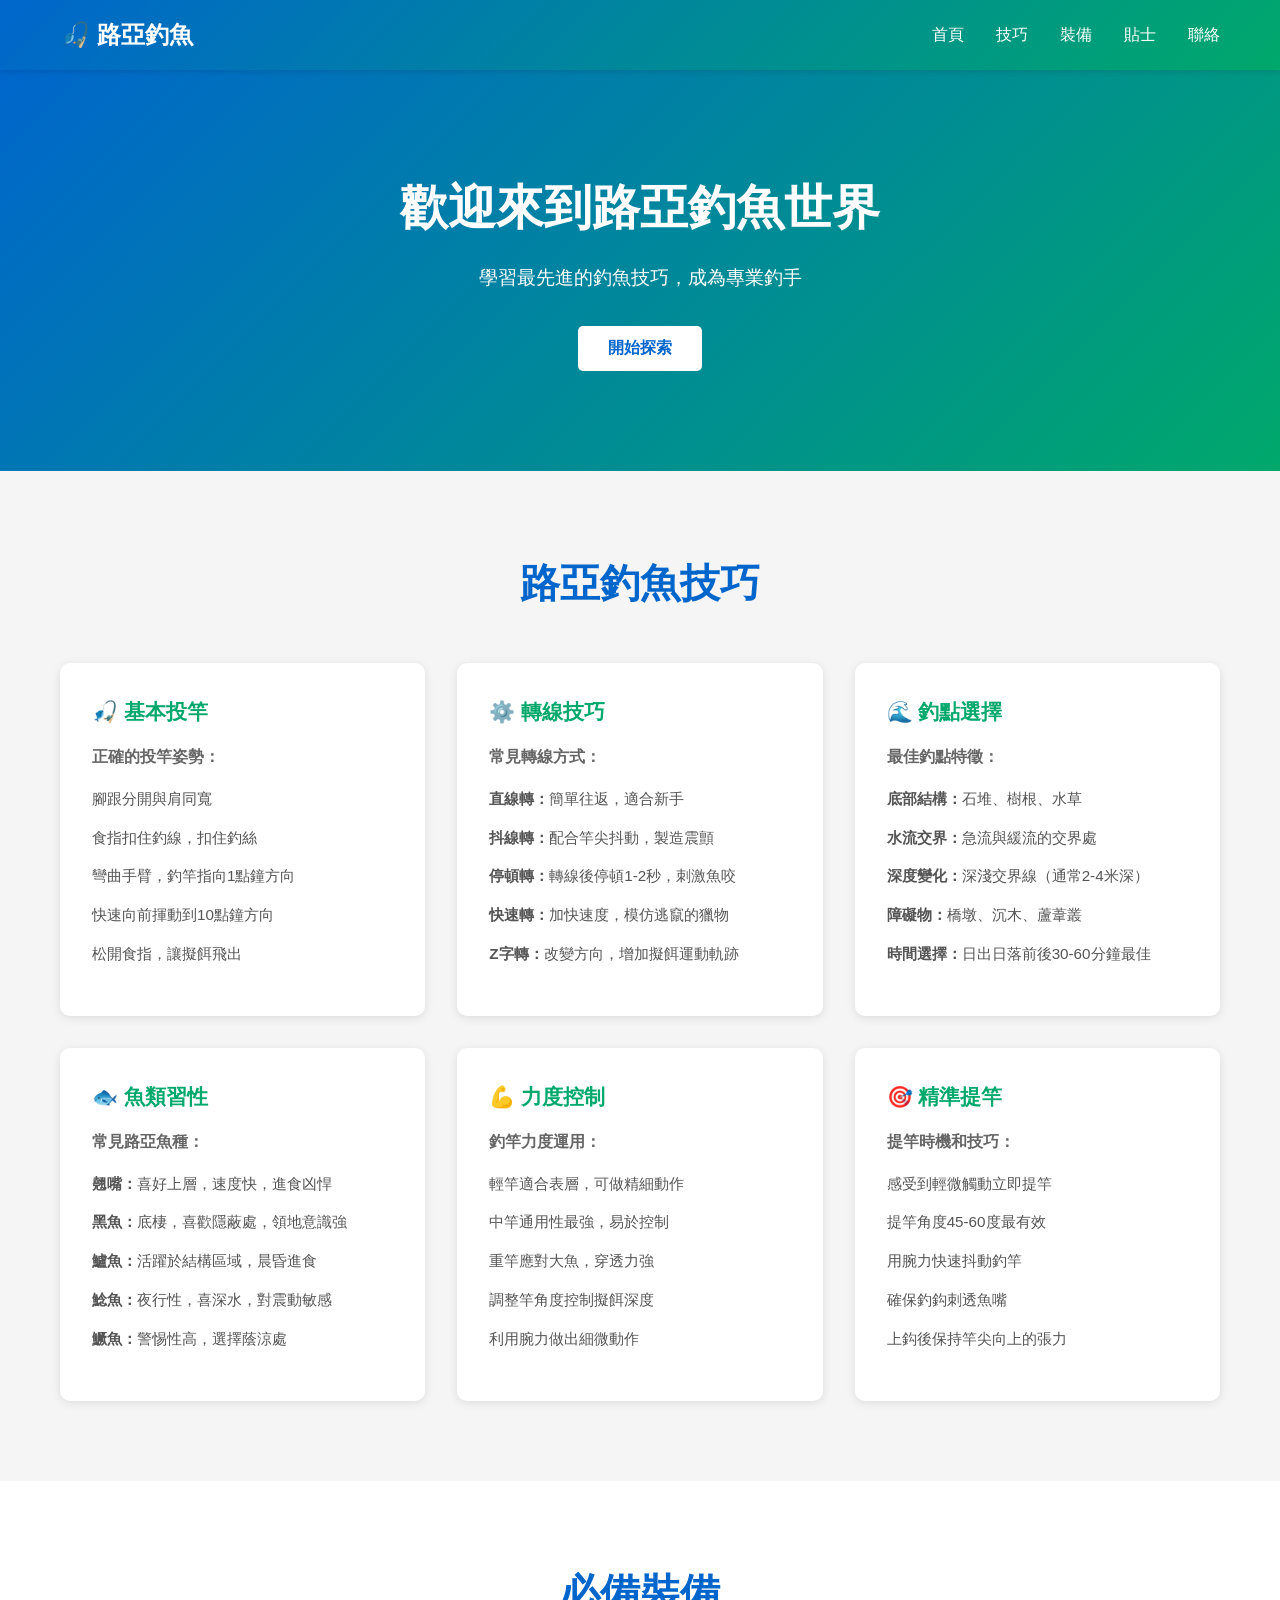
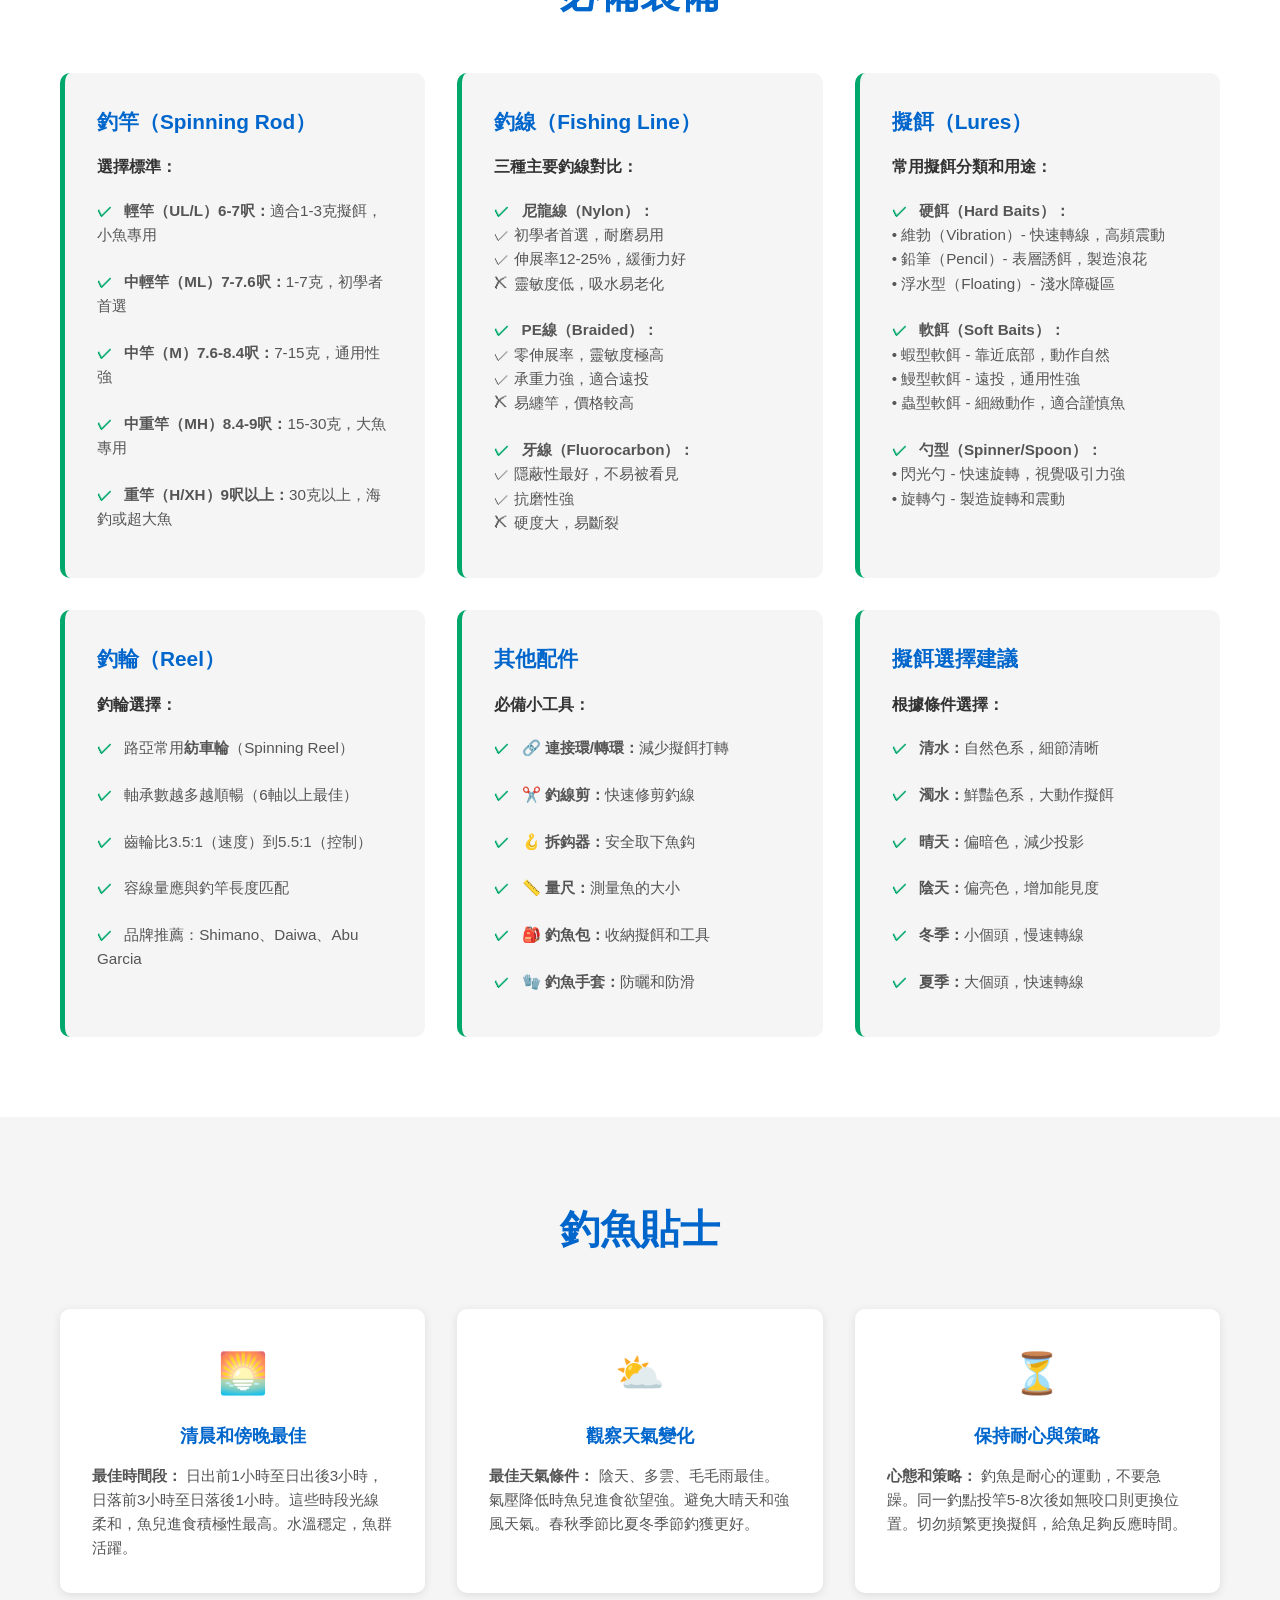
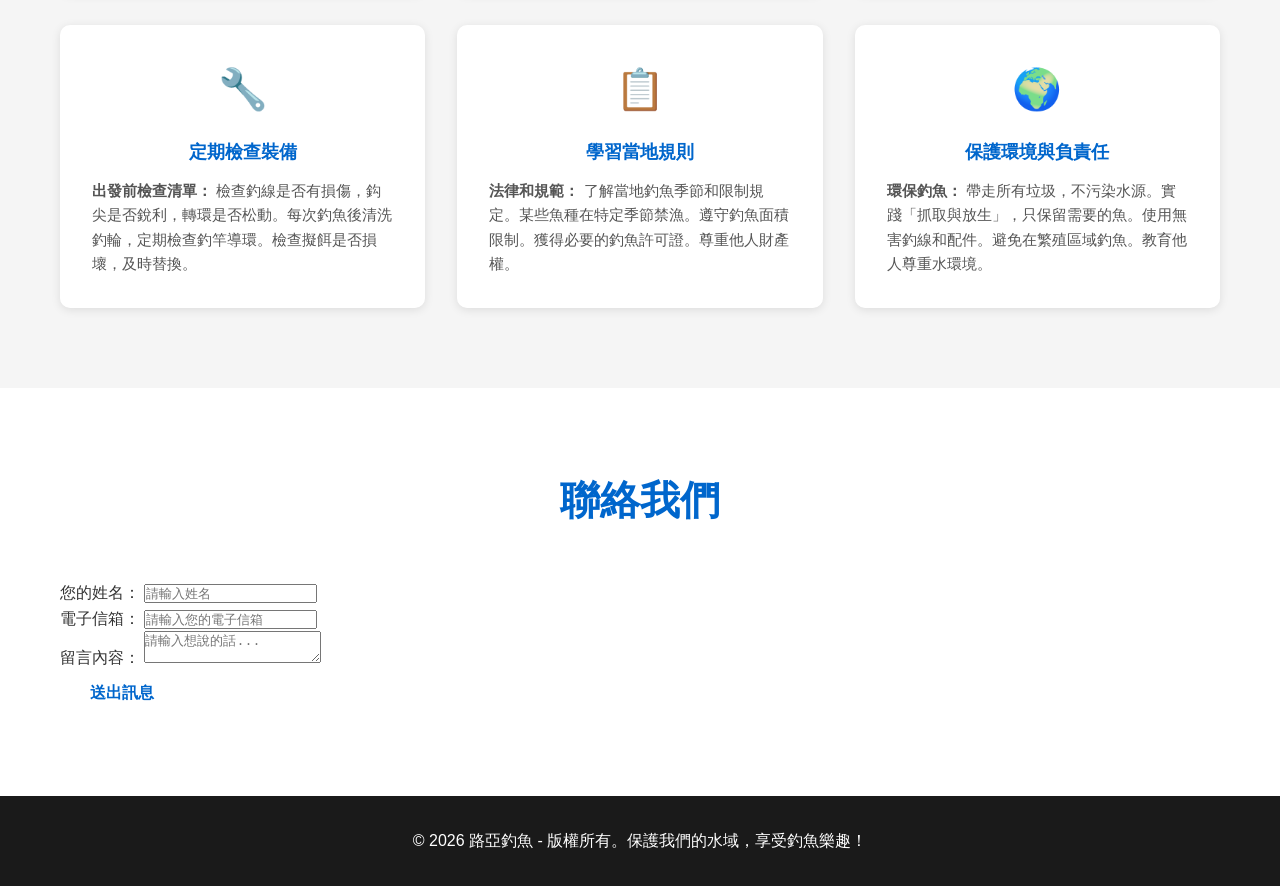
<file: index.html>
<!DOCTYPE html>
<html lang="zh-TW">
<head>
    <meta charset="UTF-8">
    <meta name="viewport" content="width=device-width, initial-scale=1.0">
    <title>路亞釣魚 - 專業釣魚指南</title>
    <link rel="stylesheet" href="style.css">
</head>
<body>
    <!-- 導航欄 -->
    <nav class="navbar">
        <div class="container">
            <div class="logo">🎣 路亞釣魚</div>
            <ul class="nav-links">
                <li><a href="#home">首頁</a></li>
                <li><a href="#techniques">技巧</a></li>
                <li><a href="#equipment">裝備</a></li>
                <li><a href="#tips">貼士</a></li>
                <li><a href="#contact">聯絡</a></li>
            </ul>
        </div>
    </nav>

    <!-- 首頁 -->
    <section id="home" class="hero">
        <div class="hero-content">
            <h1>歡迎來到路亞釣魚世界</h1>
            <p>學習最先進的釣魚技巧，成為專業釣手</p>
            <button class="btn" onclick="document.getElementById('techniques').scrollIntoView({behavior: 'smooth'})">開始探索</button>
        </div>
    </section>

    <!-- 技巧部分 -->
    <section id="techniques" class="techniques">
        <div class="container">
            <h2>路亞釣魚技巧</h2>
            <div class="technique-grid">
                <div class="card">
                    <h3>🎣 基本投竿</h3>
                    <p><strong>正確的投竿姿勢：</strong></p>
                    <ul style="text-align: left; margin: 10px 0;">
                        <li>腳跟分開與肩同寬</li>
                        <li>食指扣住釣線，扣住釣絲</li>
                        <li>彎曲手臂，釣竿指向1點鐘方向</li>
                        <li>快速向前揮動到10點鐘方向</li>
                        <li>松開食指，讓擬餌飛出</li>
                    </ul>
                </div>
                <div class="card">
                    <h3>⚙️ 轉線技巧</h3>
                    <p><strong>常見轉線方式：</strong></p>
                    <ul style="text-align: left; margin: 10px 0;">
                        <li><strong>直線轉：</strong>簡單往返，適合新手</li>
                        <li><strong>抖線轉：</strong>配合竿尖抖動，製造震顫</li>
                        <li><strong>停頓轉：</strong>轉線後停頓1-2秒，刺激魚咬</li>
                        <li><strong>快速轉：</strong>加快速度，模仿逃竄的獵物</li>
                        <li><strong>Z字轉：</strong>改變方向，增加擬餌運動軌跡</li>
                    </ul>
                </div>
                <div class="card">
                    <h3>🌊 釣點選擇</h3>
                    <p><strong>最佳釣點特徵：</strong></p>
                    <ul style="text-align: left; margin: 10px 0;">
                        <li><strong>底部結構：</strong>石堆、樹根、水草</li>
                        <li><strong>水流交界：</strong>急流與緩流的交界處</li>
                        <li><strong>深度變化：</strong>深淺交界線（通常2-4米深）</li>
                        <li><strong>障礙物：</strong>橋墩、沉木、蘆葦叢</li>
                        <li><strong>時間選擇：</strong>日出日落前後30-60分鐘最佳</li>
                    </ul>
                </div>
                <div class="card">
                    <h3>🐟 魚類習性</h3>
                    <p><strong>常見路亞魚種：</strong></p>
                    <ul style="text-align: left; margin: 10px 0;">
                        <li><strong>翹嘴：</strong>喜好上層，速度快，進食凶悍</li>
                        <li><strong>黑魚：</strong>底棲，喜歡隱蔽處，領地意識強</li>
                        <li><strong>鱸魚：</strong>活躍於結構區域，晨昏進食</li>
                        <li><strong>鯰魚：</strong>夜行性，喜深水，對震動敏感</li>
                        <li><strong>鱖魚：</strong>警惕性高，選擇蔭涼處</li>
                    </ul>
                </div>
                <div class="card">
                    <h3>💪 力度控制</h3>
                    <p><strong>釣竿力度運用：</strong></p>
                    <ul style="text-align: left; margin: 10px 0;">
                        <li>輕竿適合表層，可做精細動作</li>
                        <li>中竿通用性最強，易於控制</li>
                        <li>重竿應對大魚，穿透力強</li>
                        <li>調整竿角度控制擬餌深度</li>
                        <li>利用腕力做出細微動作</li>
                    </ul>
                </div>
                <div class="card">
                    <h3>🎯 精準提竿</h3>
                    <p><strong>提竿時機和技巧：</strong></p>
                    <ul style="text-align: left; margin: 10px 0;">
                        <li>感受到輕微觸動立即提竿</li>
                        <li>提竿角度45-60度最有效</li>
                        <li>用腕力快速抖動釣竿</li>
                        <li>確保釣鈎刺透魚嘴</li>
                        <li>上鈎後保持竿尖向上的張力</li>
                    </ul>
                </div>
            </div>
        </div>
    </section>

    <!-- 裝備部分 -->
    <section id="equipment" class="equipment">
        <div class="container">
            <h2>必備裝備</h2>
            <div class="equipment-list">
                <div class="equipment-item">
                    <h3>釣竿（Spinning Rod）</h3>
                    <p><strong>選擇標準：</strong></p>
                    <ul>
                        <li><strong>輕竿（UL/L）6-7呎：</strong>適合1-3克擬餌，小魚專用</li>
                        <li><strong>中輕竿（ML）7-7.6呎：</strong>1-7克，初學者首選</li>
                        <li><strong>中竿（M）7.6-8.4呎：</strong>7-15克，通用性強</li>
                        <li><strong>中重竿（MH）8.4-9呎：</strong>15-30克，大魚專用</li>
                        <li><strong>重竿（H/XH）9呎以上：</strong>30克以上，海釣或超大魚</li>
                    </ul>
                </div>
                <div class="equipment-item">
                    <h3>釣線（Fishing Line）</h3>
                    <p><strong>三種主要釣線對比：</strong></p>
                    <ul>
                        <li><strong>尼龍線（Nylon）：</strong>
                            <br>✓ 初學者首選，耐磨易用
                            <br>✓ 伸展率12-25%，緩衝力好
                            <br>✗ 靈敏度低，吸水易老化</li>
                        <li><strong>PE線（Braided）：</strong>
                            <br>✓ 零伸展率，靈敏度極高
                            <br>✓ 承重力強，適合遠投
                            <br>✗ 易纏竿，價格較高</li>
                        <li><strong>牙線（Fluorocarbon）：</strong>
                            <br>✓ 隱蔽性最好，不易被看見
                            <br>✓ 抗磨性強
                            <br>✗ 硬度大，易斷裂</li>
                    </ul>
                </div>
                <div class="equipment-item">
                    <h3>擬餌（Lures）</h3>
                    <p><strong>常用擬餌分類和用途：</strong></p>
                    <ul>
                        <li><strong>硬餌（Hard Baits）：</strong>
                            <br>• 維勃（Vibration）- 快速轉線，高頻震動
                            <br>• 鉛筆（Pencil）- 表層誘餌，製造浪花
                            <br>• 浮水型（Floating）- 淺水障礙區</li>
                        <li><strong>軟餌（Soft Baits）：</strong>
                            <br>• 蝦型軟餌 - 靠近底部，動作自然
                            <br>• 鰻型軟餌 - 遠投，通用性強
                            <br>• 蟲型軟餌 - 細緻動作，適合謹慎魚</li>
                        <li><strong>勺型（Spinner/Spoon）：</strong>
                            <br>• 閃光勺 - 快速旋轉，視覺吸引力強
                            <br>• 旋轉勺 - 製造旋轉和震動</li>
                    </ul>
                </div>
                <div class="equipment-item">
                    <h3>釣輪（Reel）</h3>
                    <p><strong>釣輪選擇：</strong></p>
                    <ul>
                        <li>路亞常用<strong>紡車輪</strong>（Spinning Reel）</li>
                        <li>軸承數越多越順暢（6軸以上最佳）</li>
                        <li>齒輪比3.5:1（速度）到5.5:1（控制）</li>
                        <li>容線量應與釣竿長度匹配</li>
                        <li>品牌推薦：Shimano、Daiwa、Abu Garcia</li>
                    </ul>
                </div>
                <div class="equipment-item">
                    <h3>其他配件</h3>
                    <p><strong>必備小工具：</strong></p>
                    <ul>
                        <li>🔗 <strong>連接環/轉環：</strong>減少擬餌打轉</li>
                        <li>✂️ <strong>釣線剪：</strong>快速修剪釣線</li>
                        <li>🪝 <strong>拆鈎器：</strong>安全取下魚鈎</li>
                        <li>📏 <strong>量尺：</strong>測量魚的大小</li>
                        <li>🎒 <strong>釣魚包：</strong>收納擬餌和工具</li>
                        <li>🧤 <strong>釣魚手套：</strong>防曬和防滑</li>
                    </ul>
                </div>
                <div class="equipment-item">
                    <h3>擬餌選擇建議</h3>
                    <p><strong>根據條件選擇：</strong></p>
                    <ul>
                        <li><strong>清水：</strong>自然色系，細節清晰</li>
                        <li><strong>濁水：</strong>鮮豔色系，大動作擬餌</li>
                        <li><strong>晴天：</strong>偏暗色，減少投影</li>
                        <li><strong>陰天：</strong>偏亮色，增加能見度</li>
                        <li><strong>冬季：</strong>小個頭，慢速轉線</li>
                        <li><strong>夏季：</strong>大個頭，快速轉線</li>
                    </ul>
                </div>
            </div>
        </div>
    </section>

    <!-- 貼士部分 -->
    <section id="tips" class="tips">
        <div class="container">
            <h2>釣魚貼士</h2>
            <div class="tips-content">
                <div class="tip">
                    <span class="tip-icon">🌅</span>
                    <h4>清晨和傍晚最佳</h4>
                    <p><strong>最佳時間段：</strong> 日出前1小時至日出後3小時，日落前3小時至日落後1小時。這些時段光線柔和，魚兒進食積極性最高。水溫穩定，魚群活躍。</p>
                </div>
                <div class="tip">
                    <span class="tip-icon">⛅</span>
                    <h4>觀察天氣變化</h4>
                    <p><strong>最佳天氣條件：</strong> 陰天、多雲、毛毛雨最佳。氣壓降低時魚兒進食欲望強。避免大晴天和強風天氣。春秋季節比夏冬季節釣獲更好。</p>
                </div>
                <div class="tip">
                    <span class="tip-icon">⏳</span>
                    <h4>保持耐心與策略</h4>
                    <p><strong>心態和策略：</strong> 釣魚是耐心的運動，不要急躁。同一釣點投竿5-8次後如無咬口則更換位置。切勿頻繁更換擬餌，給魚足夠反應時間。</p>
                </div>
                <div class="tip">
                    <span class="tip-icon">🔧</span>
                    <h4>定期檢查裝備</h4>
                    <p><strong>出發前檢查清單：</strong> 檢查釣線是否有損傷，鈎尖是否銳利，轉環是否松動。每次釣魚後清洗釣輪，定期檢查釣竿導環。檢查擬餌是否損壞，及時替換。</p>
                </div>
                <div class="tip">
                    <span class="tip-icon">📋</span>
                    <h4>學習當地規則</h4>
                    <p><strong>法律和規範：</strong> 了解當地釣魚季節和限制規定。某些魚種在特定季節禁漁。遵守釣魚面積限制。獲得必要的釣魚許可證。尊重他人財產權。</p>
                </div>
                <div class="tip">
                    <span class="tip-icon">🌍</span>
                    <h4>保護環境與負責任</h4>
                    <p><strong>環保釣魚：</strong> 帶走所有垃圾，不污染水源。實踐「抓取與放生」，只保留需要的魚。使用無害釣線和配件。避免在繁殖區域釣魚。教育他人尊重水環境。</p>
                </div>
            </div>
        </div>
    </section>

    <!-- 聯絡部分 -->
    <section id="contact" class="contact">
        <div class="container">
            <h2>聯絡我們</h2>
            <form action="https://formsubmit.co/xianmingz99@gmail.com" method="POST">
                <div class="form-group">
                    <label>您的姓名：</label>
                    <input type="text" name="姓名" placeholder="請輸入姓名" required>
                </div>

                <div class="form-group">
                    <label>電子信箱：</label>
                    <input type="email" name="信箱" placeholder="請輸入您的電子信箱" required>
                </div>

                <div class="form-group">
                    <label>留言內容：</label>
                    <textarea name="留言內容" placeholder="請輸入想說的話..." required></textarea>
                </div>
                
                <button type="submit" class="btn">送出訊息</button>
            </form>
        </div>
    </section>

    <!-- 頁腳 -->
    <footer>
        <div class="container">
            <p>&copy; 2026 路亞釣魚 - 版權所有。保護我們的水域，享受釣魚樂趣！</p>
        </div>
    </footer>

    <script src="script.js"></script>
</body>
</html>
</file>
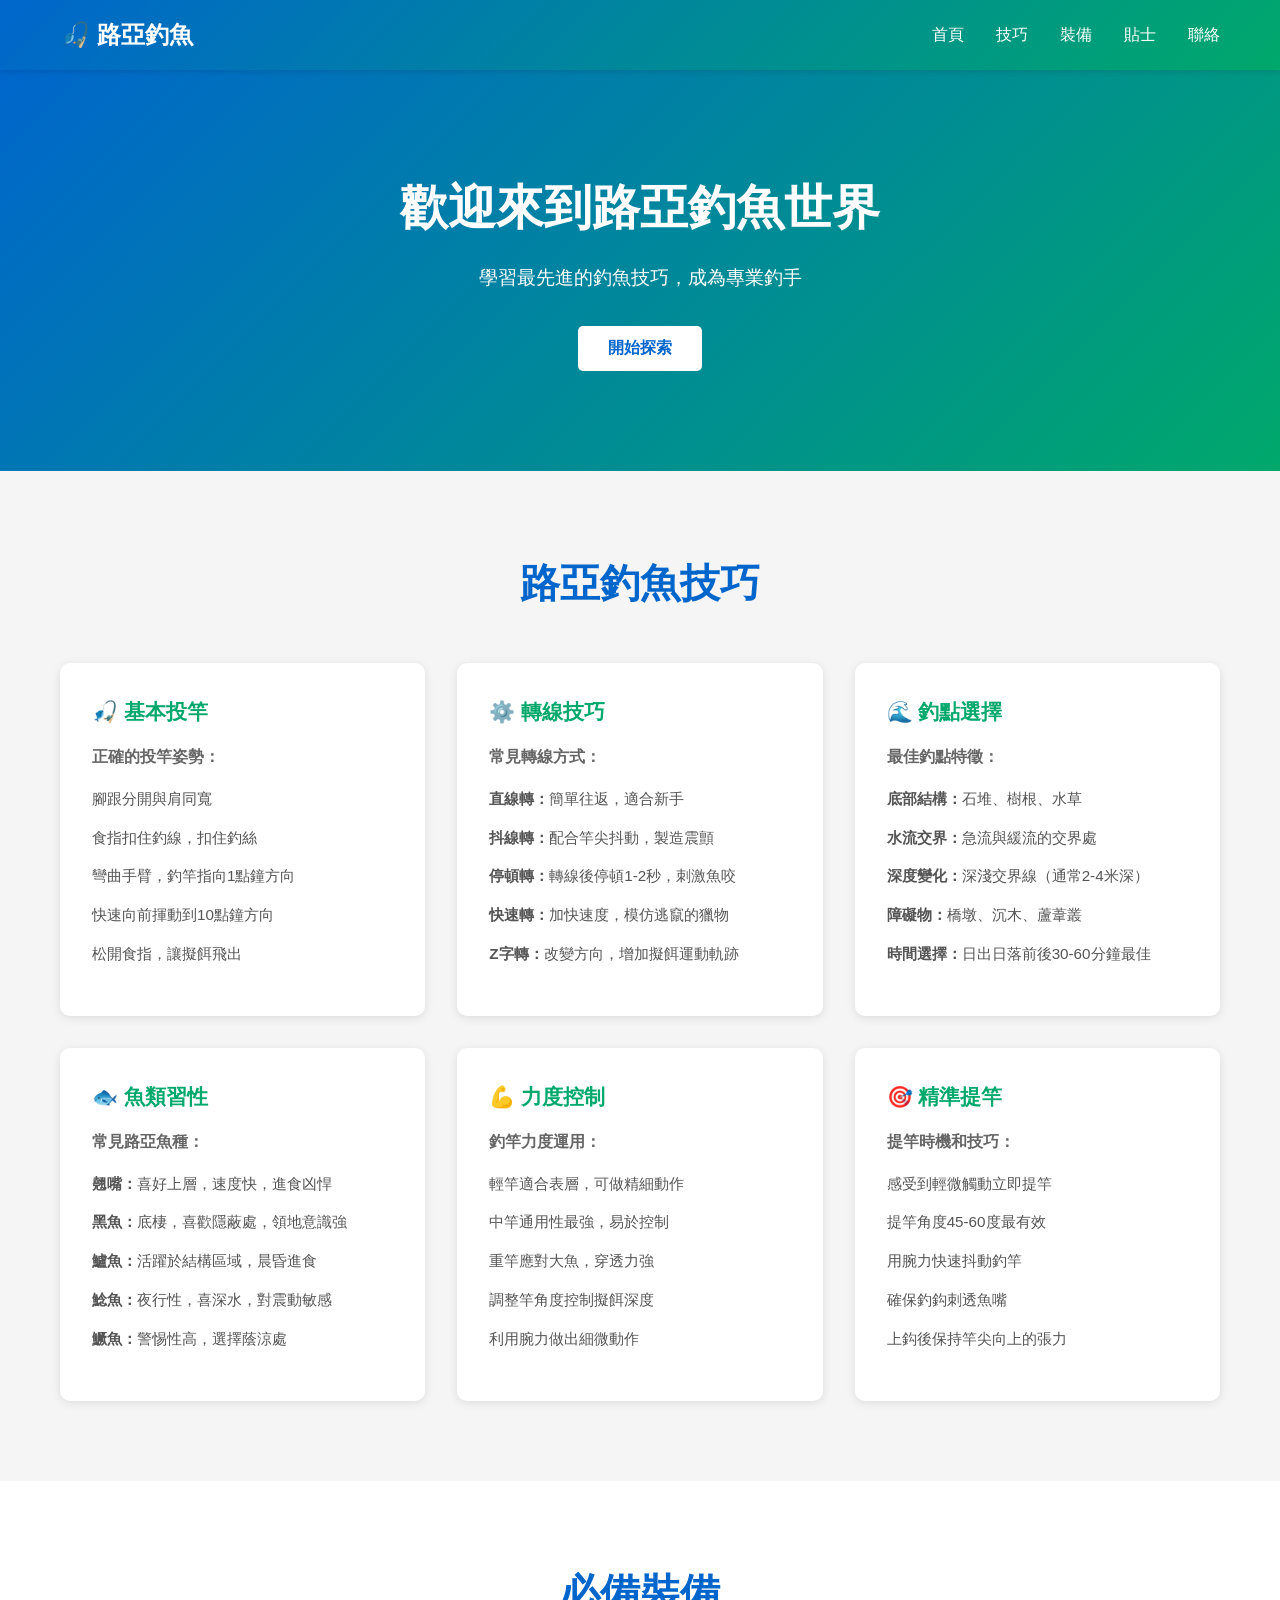
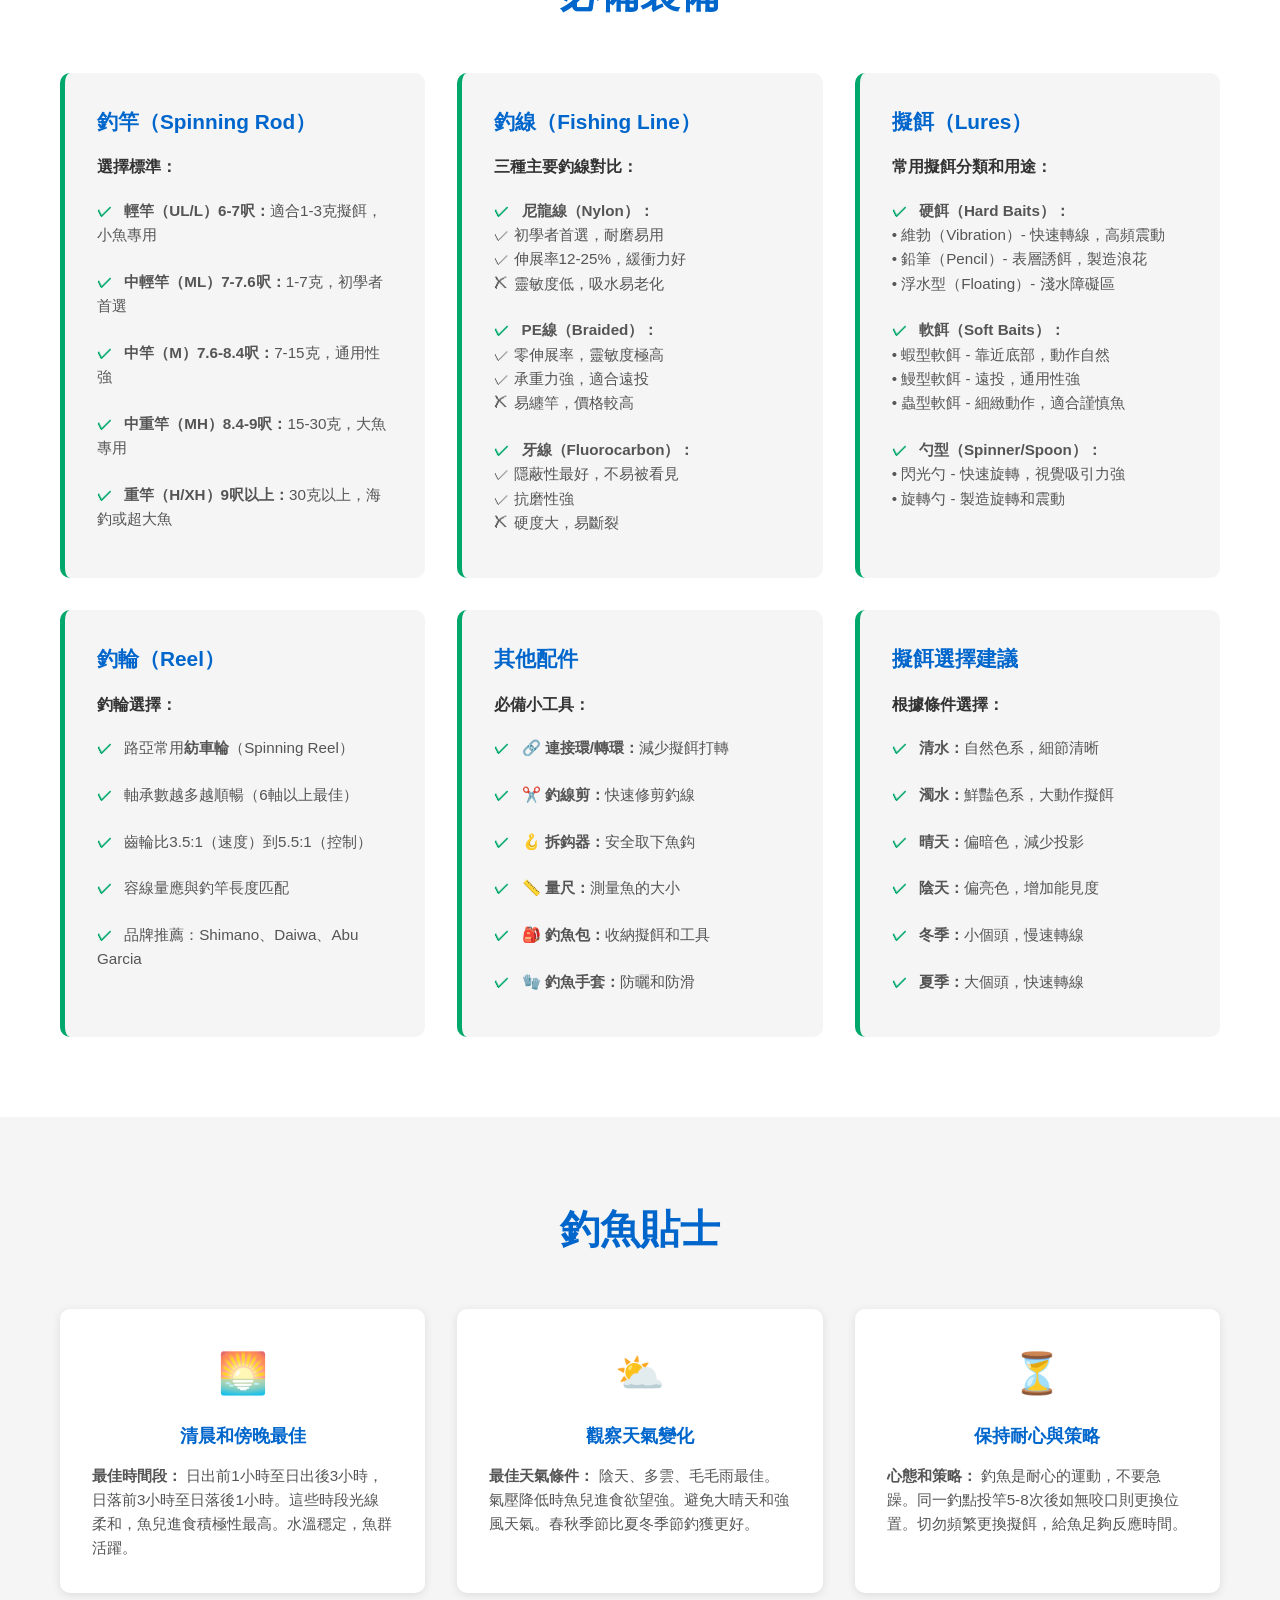
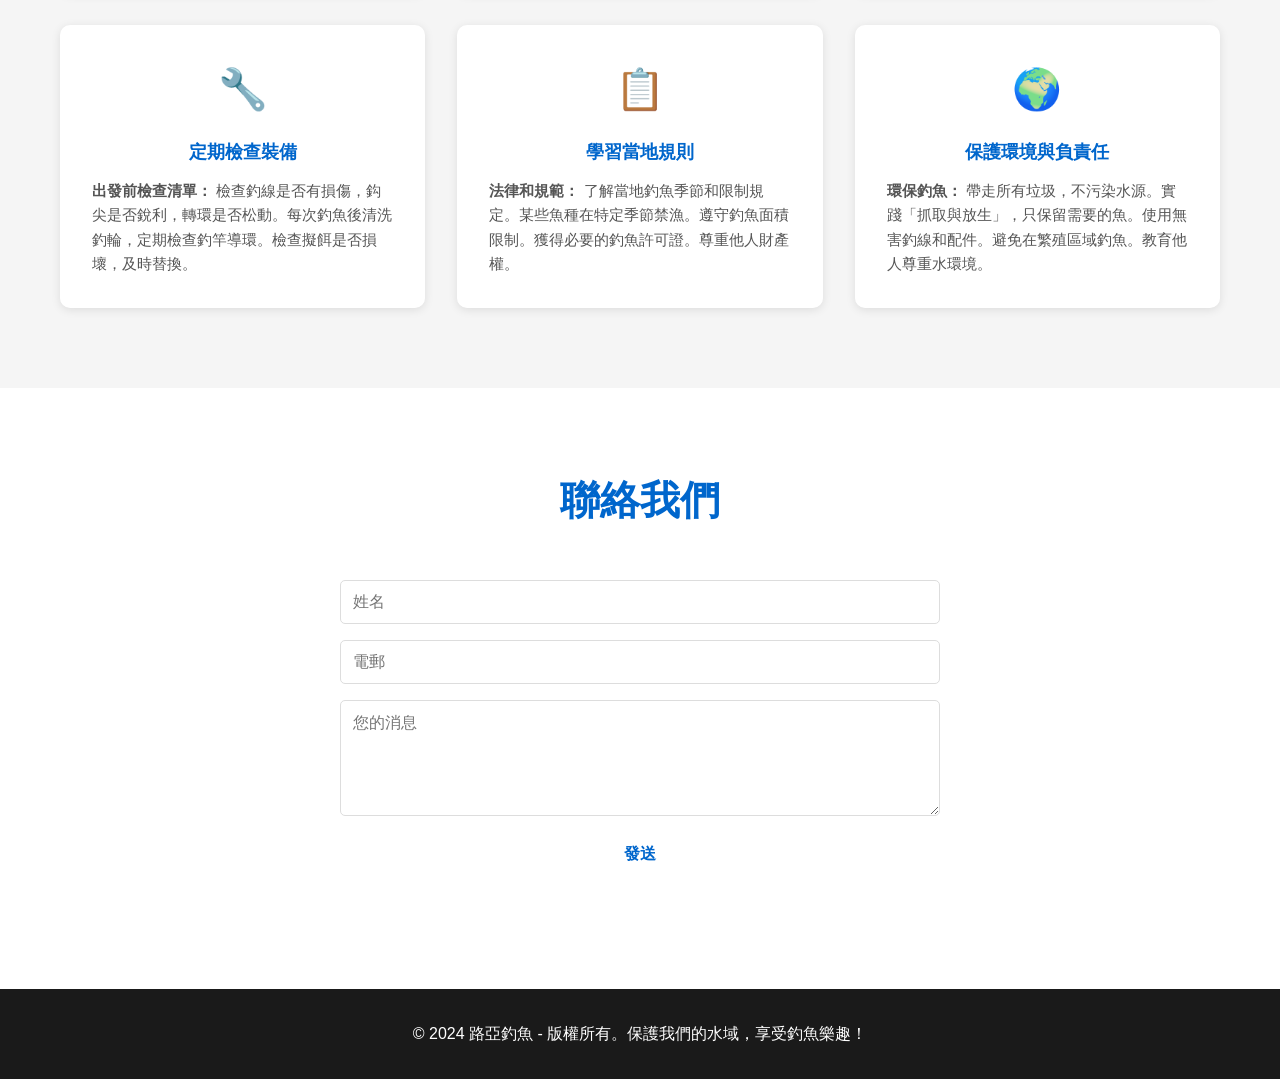
<file: website/index.html>
<!DOCTYPE html>
<html lang="zh-TW">
<head>
    <meta charset="UTF-8">
    <meta name="viewport" content="width=device-width, initial-scale=1.0">
    <title>路亞釣魚 - 專業釣魚指南</title>
    <link rel="stylesheet" href="style.css">
</head>
<body>
    <!-- 導航欄 -->
    <nav class="navbar">
        <div class="container">
            <div class="logo">🎣 路亞釣魚</div>
            <ul class="nav-links">
                <li><a href="#home">首頁</a></li>
                <li><a href="#techniques">技巧</a></li>
                <li><a href="#equipment">裝備</a></li>
                <li><a href="#tips">貼士</a></li>
                <li><a href="#contact">聯絡</a></li>
            </ul>
        </div>
    </nav>

    <!-- 首頁 -->
    <section id="home" class="hero">
        <div class="hero-content">
            <h1>歡迎來到路亞釣魚世界</h1>
            <p>學習最先進的釣魚技巧，成為專業釣手</p>
            <button class="btn" onclick="document.getElementById('techniques').scrollIntoView({behavior: 'smooth'})">開始探索</button>
        </div>
    </section>

    <!-- 技巧部分 -->
    <section id="techniques" class="techniques">
        <div class="container">
            <h2>路亞釣魚技巧</h2>
            <div class="technique-grid">
                <div class="card">
                    <h3>🎣 基本投竿</h3>
                    <p><strong>正確的投竿姿勢：</strong></p>
                    <ul style="text-align: left; margin: 10px 0;">
                        <li>腳跟分開與肩同寬</li>
                        <li>食指扣住釣線，扣住釣絲</li>
                        <li>彎曲手臂，釣竿指向1點鐘方向</li>
                        <li>快速向前揮動到10點鐘方向</li>
                        <li>松開食指，讓擬餌飛出</li>
                    </ul>
                </div>
                <div class="card">
                    <h3>⚙️ 轉線技巧</h3>
                    <p><strong>常見轉線方式：</strong></p>
                    <ul style="text-align: left; margin: 10px 0;">
                        <li><strong>直線轉：</strong>簡單往返，適合新手</li>
                        <li><strong>抖線轉：</strong>配合竿尖抖動，製造震顫</li>
                        <li><strong>停頓轉：</strong>轉線後停頓1-2秒，刺激魚咬</li>
                        <li><strong>快速轉：</strong>加快速度，模仿逃竄的獵物</li>
                        <li><strong>Z字轉：</strong>改變方向，增加擬餌運動軌跡</li>
                    </ul>
                </div>
                <div class="card">
                    <h3>🌊 釣點選擇</h3>
                    <p><strong>最佳釣點特徵：</strong></p>
                    <ul style="text-align: left; margin: 10px 0;">
                        <li><strong>底部結構：</strong>石堆、樹根、水草</li>
                        <li><strong>水流交界：</strong>急流與緩流的交界處</li>
                        <li><strong>深度變化：</strong>深淺交界線（通常2-4米深）</li>
                        <li><strong>障礙物：</strong>橋墩、沉木、蘆葦叢</li>
                        <li><strong>時間選擇：</strong>日出日落前後30-60分鐘最佳</li>
                    </ul>
                </div>
                <div class="card">
                    <h3>🐟 魚類習性</h3>
                    <p><strong>常見路亞魚種：</strong></p>
                    <ul style="text-align: left; margin: 10px 0;">
                        <li><strong>翹嘴：</strong>喜好上層，速度快，進食凶悍</li>
                        <li><strong>黑魚：</strong>底棲，喜歡隱蔽處，領地意識強</li>
                        <li><strong>鱸魚：</strong>活躍於結構區域，晨昏進食</li>
                        <li><strong>鯰魚：</strong>夜行性，喜深水，對震動敏感</li>
                        <li><strong>鱖魚：</strong>警惕性高，選擇蔭涼處</li>
                    </ul>
                </div>
                <div class="card">
                    <h3>💪 力度控制</h3>
                    <p><strong>釣竿力度運用：</strong></p>
                    <ul style="text-align: left; margin: 10px 0;">
                        <li>輕竿適合表層，可做精細動作</li>
                        <li>中竿通用性最強，易於控制</li>
                        <li>重竿應對大魚，穿透力強</li>
                        <li>調整竿角度控制擬餌深度</li>
                        <li>利用腕力做出細微動作</li>
                    </ul>
                </div>
                <div class="card">
                    <h3>🎯 精準提竿</h3>
                    <p><strong>提竿時機和技巧：</strong></p>
                    <ul style="text-align: left; margin: 10px 0;">
                        <li>感受到輕微觸動立即提竿</li>
                        <li>提竿角度45-60度最有效</li>
                        <li>用腕力快速抖動釣竿</li>
                        <li>確保釣鈎刺透魚嘴</li>
                        <li>上鈎後保持竿尖向上的張力</li>
                    </ul>
                </div>
            </div>
        </div>
    </section>

    <!-- 裝備部分 -->
    <section id="equipment" class="equipment">
        <div class="container">
            <h2>必備裝備</h2>
            <div class="equipment-list">
                <div class="equipment-item">
                    <h3>釣竿（Spinning Rod）</h3>
                    <p><strong>選擇標準：</strong></p>
                    <ul>
                        <li><strong>輕竿（UL/L）6-7呎：</strong>適合1-3克擬餌，小魚專用</li>
                        <li><strong>中輕竿（ML）7-7.6呎：</strong>1-7克，初學者首選</li>
                        <li><strong>中竿（M）7.6-8.4呎：</strong>7-15克，通用性強</li>
                        <li><strong>中重竿（MH）8.4-9呎：</strong>15-30克，大魚專用</li>
                        <li><strong>重竿（H/XH）9呎以上：</strong>30克以上，海釣或超大魚</li>
                    </ul>
                </div>
                <div class="equipment-item">
                    <h3>釣線（Fishing Line）</h3>
                    <p><strong>三種主要釣線對比：</strong></p>
                    <ul>
                        <li><strong>尼龍線（Nylon）：</strong>
                            <br>✓ 初學者首選，耐磨易用
                            <br>✓ 伸展率12-25%，緩衝力好
                            <br>✗ 靈敏度低，吸水易老化</li>
                        <li><strong>PE線（Braided）：</strong>
                            <br>✓ 零伸展率，靈敏度極高
                            <br>✓ 承重力強，適合遠投
                            <br>✗ 易纏竿，價格較高</li>
                        <li><strong>牙線（Fluorocarbon）：</strong>
                            <br>✓ 隱蔽性最好，不易被看見
                            <br>✓ 抗磨性強
                            <br>✗ 硬度大，易斷裂</li>
                    </ul>
                </div>
                <div class="equipment-item">
                    <h3>擬餌（Lures）</h3>
                    <p><strong>常用擬餌分類和用途：</strong></p>
                    <ul>
                        <li><strong>硬餌（Hard Baits）：</strong>
                            <br>• 維勃（Vibration）- 快速轉線，高頻震動
                            <br>• 鉛筆（Pencil）- 表層誘餌，製造浪花
                            <br>• 浮水型（Floating）- 淺水障礙區</li>
                        <li><strong>軟餌（Soft Baits）：</strong>
                            <br>• 蝦型軟餌 - 靠近底部，動作自然
                            <br>• 鰻型軟餌 - 遠投，通用性強
                            <br>• 蟲型軟餌 - 細緻動作，適合謹慎魚</li>
                        <li><strong>勺型（Spinner/Spoon）：</strong>
                            <br>• 閃光勺 - 快速旋轉，視覺吸引力強
                            <br>• 旋轉勺 - 製造旋轉和震動</li>
                    </ul>
                </div>
                <div class="equipment-item">
                    <h3>釣輪（Reel）</h3>
                    <p><strong>釣輪選擇：</strong></p>
                    <ul>
                        <li>路亞常用<strong>紡車輪</strong>（Spinning Reel）</li>
                        <li>軸承數越多越順暢（6軸以上最佳）</li>
                        <li>齒輪比3.5:1（速度）到5.5:1（控制）</li>
                        <li>容線量應與釣竿長度匹配</li>
                        <li>品牌推薦：Shimano、Daiwa、Abu Garcia</li>
                    </ul>
                </div>
                <div class="equipment-item">
                    <h3>其他配件</h3>
                    <p><strong>必備小工具：</strong></p>
                    <ul>
                        <li>🔗 <strong>連接環/轉環：</strong>減少擬餌打轉</li>
                        <li>✂️ <strong>釣線剪：</strong>快速修剪釣線</li>
                        <li>🪝 <strong>拆鈎器：</strong>安全取下魚鈎</li>
                        <li>📏 <strong>量尺：</strong>測量魚的大小</li>
                        <li>🎒 <strong>釣魚包：</strong>收納擬餌和工具</li>
                        <li>🧤 <strong>釣魚手套：</strong>防曬和防滑</li>
                    </ul>
                </div>
                <div class="equipment-item">
                    <h3>擬餌選擇建議</h3>
                    <p><strong>根據條件選擇：</strong></p>
                    <ul>
                        <li><strong>清水：</strong>自然色系，細節清晰</li>
                        <li><strong>濁水：</strong>鮮豔色系，大動作擬餌</li>
                        <li><strong>晴天：</strong>偏暗色，減少投影</li>
                        <li><strong>陰天：</strong>偏亮色，增加能見度</li>
                        <li><strong>冬季：</strong>小個頭，慢速轉線</li>
                        <li><strong>夏季：</strong>大個頭，快速轉線</li>
                    </ul>
                </div>
            </div>
        </div>
    </section>

    <!-- 貼士部分 -->
    <section id="tips" class="tips">
        <div class="container">
            <h2>釣魚貼士</h2>
            <div class="tips-content">
                <div class="tip">
                    <span class="tip-icon">🌅</span>
                    <h4>清晨和傍晚最佳</h4>
                    <p><strong>最佳時間段：</strong> 日出前1小時至日出後3小時，日落前3小時至日落後1小時。這些時段光線柔和，魚兒進食積極性最高。水溫穩定，魚群活躍。</p>
                </div>
                <div class="tip">
                    <span class="tip-icon">⛅</span>
                    <h4>觀察天氣變化</h4>
                    <p><strong>最佳天氣條件：</strong> 陰天、多雲、毛毛雨最佳。氣壓降低時魚兒進食欲望強。避免大晴天和強風天氣。春秋季節比夏冬季節釣獲更好。</p>
                </div>
                <div class="tip">
                    <span class="tip-icon">⏳</span>
                    <h4>保持耐心與策略</h4>
                    <p><strong>心態和策略：</strong> 釣魚是耐心的運動，不要急躁。同一釣點投竿5-8次後如無咬口則更換位置。切勿頻繁更換擬餌，給魚足夠反應時間。</p>
                </div>
                <div class="tip">
                    <span class="tip-icon">🔧</span>
                    <h4>定期檢查裝備</h4>
                    <p><strong>出發前檢查清單：</strong> 檢查釣線是否有損傷，鈎尖是否銳利，轉環是否松動。每次釣魚後清洗釣輪，定期檢查釣竿導環。檢查擬餌是否損壞，及時替換。</p>
                </div>
                <div class="tip">
                    <span class="tip-icon">📋</span>
                    <h4>學習當地規則</h4>
                    <p><strong>法律和規範：</strong> 了解當地釣魚季節和限制規定。某些魚種在特定季節禁漁。遵守釣魚面積限制。獲得必要的釣魚許可證。尊重他人財產權。</p>
                </div>
                <div class="tip">
                    <span class="tip-icon">🌍</span>
                    <h4>保護環境與負責任</h4>
                    <p><strong>環保釣魚：</strong> 帶走所有垃圾，不污染水源。實踐「抓取與放生」，只保留需要的魚。使用無害釣線和配件。避免在繁殖區域釣魚。教育他人尊重水環境。</p>
                </div>
            </div>
        </div>
    </section>

    <!-- 聯絡部分 -->
    <section id="contact" class="contact">
        <div class="container">
            <h2>聯絡我們</h2>
            <form id="contactForm" onsubmit="submitForm(event)">
                <input type="text" placeholder="姓名" required>
                <input type="email" placeholder="電郵" required>
                <textarea placeholder="您的消息" rows="5" required></textarea>
                <button type="submit" class="btn">發送</button>
            </form>
            <div id="formMessage" class="form-message"></div>
        </div>
    </section>

    <!-- 頁腳 -->
    <footer>
        <div class="container">
            <p>&copy; 2024 路亞釣魚 - 版權所有。保護我們的水域，享受釣魚樂趣！</p>
        </div>
    </footer>

    <script src="script.js"></script>
</body>
</html>
</file>
<file: style.css>
* {
    margin: 0;
    padding: 0;
    box-sizing: border-box;
}

:root {
    --primary-color: #0066cc;
    --secondary-color: #00a86b;
    --dark-color: #1a1a1a;
    --light-color: #f5f5f5;
    --text-color: #333;
}

body {
    font-family: 'Microsoft YaHei', Arial, sans-serif;
    line-height: 1.6;
    color: var(--text-color);
}

.container {
    max-width: 1200px;
    margin: 0 auto;
    padding: 0 20px;
}

/* 導航欄 */
.navbar {
    background: linear-gradient(135deg, var(--primary-color), var(--secondary-color));
    padding: 1rem 0;
    position: sticky;
    top: 0;
    z-index: 1000;
    box-shadow: 0 2px 5px rgba(0,0,0,0.1);
}

.navbar .container {
    display: flex;
    justify-content: space-between;
    align-items: center;
}

.logo {
    font-size: 1.5rem;
    font-weight: bold;
    color: white;
}

.nav-links {
    display: flex;
    list-style: none;
    gap: 2rem;
}

.nav-links a {
    color: white;
    text-decoration: none;
    transition: opacity 0.3s;
}

.nav-links a:hover {
    opacity: 0.8;
}

/* 英雄部分 */
.hero {
    background: linear-gradient(135deg, var(--primary-color), var(--secondary-color));
    color: white;
    padding: 100px 0;
    text-align: center;
}

.hero-content h1 {
    font-size: 3rem;
    margin-bottom: 1rem;
}

.hero-content p {
    font-size: 1.2rem;
    margin-bottom: 2rem;
}

/* 按鈕 */
.btn {
    background: white;
    color: var(--primary-color);
    padding: 12px 30px;
    border: none;
    border-radius: 5px;
    font-size: 1rem;
    font-weight: bold;
    cursor: pointer;
    transition: transform 0.3s, box-shadow 0.3s;
}

.btn:hover {
    transform: translateY(-2px);
    box-shadow: 0 5px 15px rgba(0,0,0,0.2);
}

/* 技巧部分 */
.techniques {
    padding: 80px 0;
    background: var(--light-color);
}

.techniques h2,
.equipment h2,
.tips h2,
.contact h2 {
    text-align: center;
    font-size: 2.5rem;
    margin-bottom: 3rem;
    color: var(--primary-color);
}

.technique-grid {
    display: grid;
    grid-template-columns: repeat(auto-fit, minmax(300px, 1fr));
    gap: 2rem;
}

.card {
    background: white;
    padding: 2rem;
    border-radius: 10px;
    box-shadow: 0 2px 10px rgba(0,0,0,0.1);
    transition: transform 0.3s, box-shadow 0.3s;
}

.card:hover {
    transform: translateY(-5px);
    box-shadow: 0 5px 20px rgba(0,0,0,0.15);
}

.card h3 {
    color: var(--secondary-color);
    margin-bottom: 1rem;
    font-size: 1.3rem;
}

.card p {
    color: #666;
}

.card ul {
    list-style: none;
    padding: 0;
    text-align: left;
}

.card li {
    padding: 0.5rem 0 0.5rem 0;
    color: #555;
    font-size: 0.95rem;
    line-height: 1.5;
}

/* 裝備部分 */
.equipment {
    padding: 80px 0;
}

.equipment-list {
    display: grid;
    grid-template-columns: repeat(auto-fit, minmax(280px, 1fr));
    gap: 2rem;
}

.equipment-item {
    background: var(--light-color);
    padding: 2rem;
    border-radius: 10px;
    border-left: 5px solid var(--secondary-color);
}

.equipment-item h3 {
    color: var(--primary-color);
    margin-bottom: 1rem;
    font-size: 1.3rem;
}

.equipment-item p {
    margin-bottom: 0.5rem;
}

.equipment-item ul {
    list-style: none;
    padding-left: 0;
}

.equipment-item li {
    padding: 0.7rem 0 0.7rem 0;
    color: #555;
    font-size: 0.95rem;
    line-height: 1.6;
}

.equipment-item li:before {
    content: "✓ ";
    color: var(--secondary-color);
    font-weight: bold;
    margin-right: 0.5rem;
}

/* 貼士部分 */
.tips {
    padding: 80px 0;
    background: var(--light-color);
}

.tips-content {
    display: grid;
    grid-template-columns: repeat(auto-fit, minmax(300px, 1fr));
    gap: 2rem;
}

.tip {
    background: white;
    padding: 2rem;
    border-radius: 10px;
    text-align: center;
    box-shadow: 0 2px 10px rgba(0,0,0,0.1);
    transition: transform 0.3s, box-shadow 0.3s;
}

.tip:hover {
    transform: translateY(-3px);
    box-shadow: 0 4px 15px rgba(0,0,0,0.15);
}

.tip-icon {
    font-size: 2.5rem;
    display: block;
    margin-bottom: 1rem;
}

.tip h4 {
    color: var(--primary-color);
    margin-bottom: 0.8rem;
    font-size: 1.15rem;
}

.tip p {
    color: #555;
    font-size: 0.95rem;
    line-height: 1.6;
    text-align: left;
}

/* 聯絡部分 */
.contact {
    padding: 80px 0;
}

#contactForm {
    max-width: 600px;
    margin: 2rem auto;
    display: flex;
    flex-direction: column;
    gap: 1rem;
}

#contactForm input,
#contactForm textarea {
    padding: 12px;
    border: 1px solid #ddd;
    border-radius: 5px;
    font-family: inherit;
    font-size: 1rem;
}

#contactForm input:focus,
#contactForm textarea:focus {
    outline: none;
    border-color: var(--primary-color);
    box-shadow: 0 0 5px rgba(0, 102, 204, 0.3);
}

.form-message {
    text-align: center;
    margin-top: 1rem;
    padding: 1rem;
    border-radius: 5px;
    display: none;
}

.form-message.success {
    display: block;
    background: #d4edda;
    color: #155724;
    border: 1px solid #c3e6cb;
}

.form-message.error {
    display: block;
    background: #f8d7da;
    color: #721c24;
    border: 1px solid #f5c6cb;
}

/* 頁腳 */
footer {
    background: var(--dark-color);
    color: white;
    text-align: center;
    padding: 2rem 0;
}

/* 響應式設計 */
@media (max-width: 768px) {
    .nav-links {
        gap: 1rem;
        font-size: 0.9rem;
    }

    .hero-content h1 {
        font-size: 2rem;
    }

    .hero-content p {
        font-size: 1rem;
    }

    .techniques h2,
    .equipment h2,
    .tips h2,
    .contact h2 {
        font-size: 1.8rem;
    }

    .technique-grid,
    .equipment-list,
    .tips-content {
        grid-template-columns: 1fr;
    }
}
</file>
<file: website/style.css>
* {
    margin: 0;
    padding: 0;
    box-sizing: border-box;
}

:root {
    --primary-color: #0066cc;
    --secondary-color: #00a86b;
    --dark-color: #1a1a1a;
    --light-color: #f5f5f5;
    --text-color: #333;
}

body {
    font-family: 'Microsoft YaHei', Arial, sans-serif;
    line-height: 1.6;
    color: var(--text-color);
}

.container {
    max-width: 1200px;
    margin: 0 auto;
    padding: 0 20px;
}

/* 導航欄 */
.navbar {
    background: linear-gradient(135deg, var(--primary-color), var(--secondary-color));
    padding: 1rem 0;
    position: sticky;
    top: 0;
    z-index: 1000;
    box-shadow: 0 2px 5px rgba(0,0,0,0.1);
}

.navbar .container {
    display: flex;
    justify-content: space-between;
    align-items: center;
}

.logo {
    font-size: 1.5rem;
    font-weight: bold;
    color: white;
}

.nav-links {
    display: flex;
    list-style: none;
    gap: 2rem;
}

.nav-links a {
    color: white;
    text-decoration: none;
    transition: opacity 0.3s;
}

.nav-links a:hover {
    opacity: 0.8;
}

/* 英雄部分 */
.hero {
    background: linear-gradient(135deg, var(--primary-color), var(--secondary-color));
    color: white;
    padding: 100px 0;
    text-align: center;
}

.hero-content h1 {
    font-size: 3rem;
    margin-bottom: 1rem;
}

.hero-content p {
    font-size: 1.2rem;
    margin-bottom: 2rem;
}

/* 按鈕 */
.btn {
    background: white;
    color: var(--primary-color);
    padding: 12px 30px;
    border: none;
    border-radius: 5px;
    font-size: 1rem;
    font-weight: bold;
    cursor: pointer;
    transition: transform 0.3s, box-shadow 0.3s;
}

.btn:hover {
    transform: translateY(-2px);
    box-shadow: 0 5px 15px rgba(0,0,0,0.2);
}

/* 技巧部分 */
.techniques {
    padding: 80px 0;
    background: var(--light-color);
}

.techniques h2,
.equipment h2,
.tips h2,
.contact h2 {
    text-align: center;
    font-size: 2.5rem;
    margin-bottom: 3rem;
    color: var(--primary-color);
}

.technique-grid {
    display: grid;
    grid-template-columns: repeat(auto-fit, minmax(300px, 1fr));
    gap: 2rem;
}

.card {
    background: white;
    padding: 2rem;
    border-radius: 10px;
    box-shadow: 0 2px 10px rgba(0,0,0,0.1);
    transition: transform 0.3s, box-shadow 0.3s;
}

.card:hover {
    transform: translateY(-5px);
    box-shadow: 0 5px 20px rgba(0,0,0,0.15);
}

.card h3 {
    color: var(--secondary-color);
    margin-bottom: 1rem;
    font-size: 1.3rem;
}

.card p {
    color: #666;
}

.card ul {
    list-style: none;
    padding: 0;
    text-align: left;
}

.card li {
    padding: 0.5rem 0 0.5rem 0;
    color: #555;
    font-size: 0.95rem;
    line-height: 1.5;
}

/* 裝備部分 */
.equipment {
    padding: 80px 0;
}

.equipment-list {
    display: grid;
    grid-template-columns: repeat(auto-fit, minmax(280px, 1fr));
    gap: 2rem;
}

.equipment-item {
    background: var(--light-color);
    padding: 2rem;
    border-radius: 10px;
    border-left: 5px solid var(--secondary-color);
}

.equipment-item h3 {
    color: var(--primary-color);
    margin-bottom: 1rem;
    font-size: 1.3rem;
}

.equipment-item p {
    margin-bottom: 0.5rem;
}

.equipment-item ul {
    list-style: none;
    padding-left: 0;
}

.equipment-item li {
    padding: 0.7rem 0 0.7rem 0;
    color: #555;
    font-size: 0.95rem;
    line-height: 1.6;
}

.equipment-item li:before {
    content: "✓ ";
    color: var(--secondary-color);
    font-weight: bold;
    margin-right: 0.5rem;
}

/* 貼士部分 */
.tips {
    padding: 80px 0;
    background: var(--light-color);
}

.tips-content {
    display: grid;
    grid-template-columns: repeat(auto-fit, minmax(300px, 1fr));
    gap: 2rem;
}

.tip {
    background: white;
    padding: 2rem;
    border-radius: 10px;
    text-align: center;
    box-shadow: 0 2px 10px rgba(0,0,0,0.1);
    transition: transform 0.3s, box-shadow 0.3s;
}

.tip:hover {
    transform: translateY(-3px);
    box-shadow: 0 4px 15px rgba(0,0,0,0.15);
}

.tip-icon {
    font-size: 2.5rem;
    display: block;
    margin-bottom: 1rem;
}

.tip h4 {
    color: var(--primary-color);
    margin-bottom: 0.8rem;
    font-size: 1.15rem;
}

.tip p {
    color: #555;
    font-size: 0.95rem;
    line-height: 1.6;
    text-align: left;
}

/* 聯絡部分 */
.contact {
    padding: 80px 0;
}

#contactForm {
    max-width: 600px;
    margin: 2rem auto;
    display: flex;
    flex-direction: column;
    gap: 1rem;
}

#contactForm input,
#contactForm textarea {
    padding: 12px;
    border: 1px solid #ddd;
    border-radius: 5px;
    font-family: inherit;
    font-size: 1rem;
}

#contactForm input:focus,
#contactForm textarea:focus {
    outline: none;
    border-color: var(--primary-color);
    box-shadow: 0 0 5px rgba(0, 102, 204, 0.3);
}

.form-message {
    text-align: center;
    margin-top: 1rem;
    padding: 1rem;
    border-radius: 5px;
    display: none;
}

.form-message.success {
    display: block;
    background: #d4edda;
    color: #155724;
    border: 1px solid #c3e6cb;
}

.form-message.error {
    display: block;
    background: #f8d7da;
    color: #721c24;
    border: 1px solid #f5c6cb;
}

/* 頁腳 */
footer {
    background: var(--dark-color);
    color: white;
    text-align: center;
    padding: 2rem 0;
}

/* 響應式設計 */
@media (max-width: 768px) {
    .nav-links {
        gap: 1rem;
        font-size: 0.9rem;
    }

    .hero-content h1 {
        font-size: 2rem;
    }

    .hero-content p {
        font-size: 1rem;
    }

    .techniques h2,
    .equipment h2,
    .tips h2,
    .contact h2 {
        font-size: 1.8rem;
    }

    .technique-grid,
    .equipment-list,
    .tips-content {
        grid-template-columns: 1fr;
    }
}
</file>
